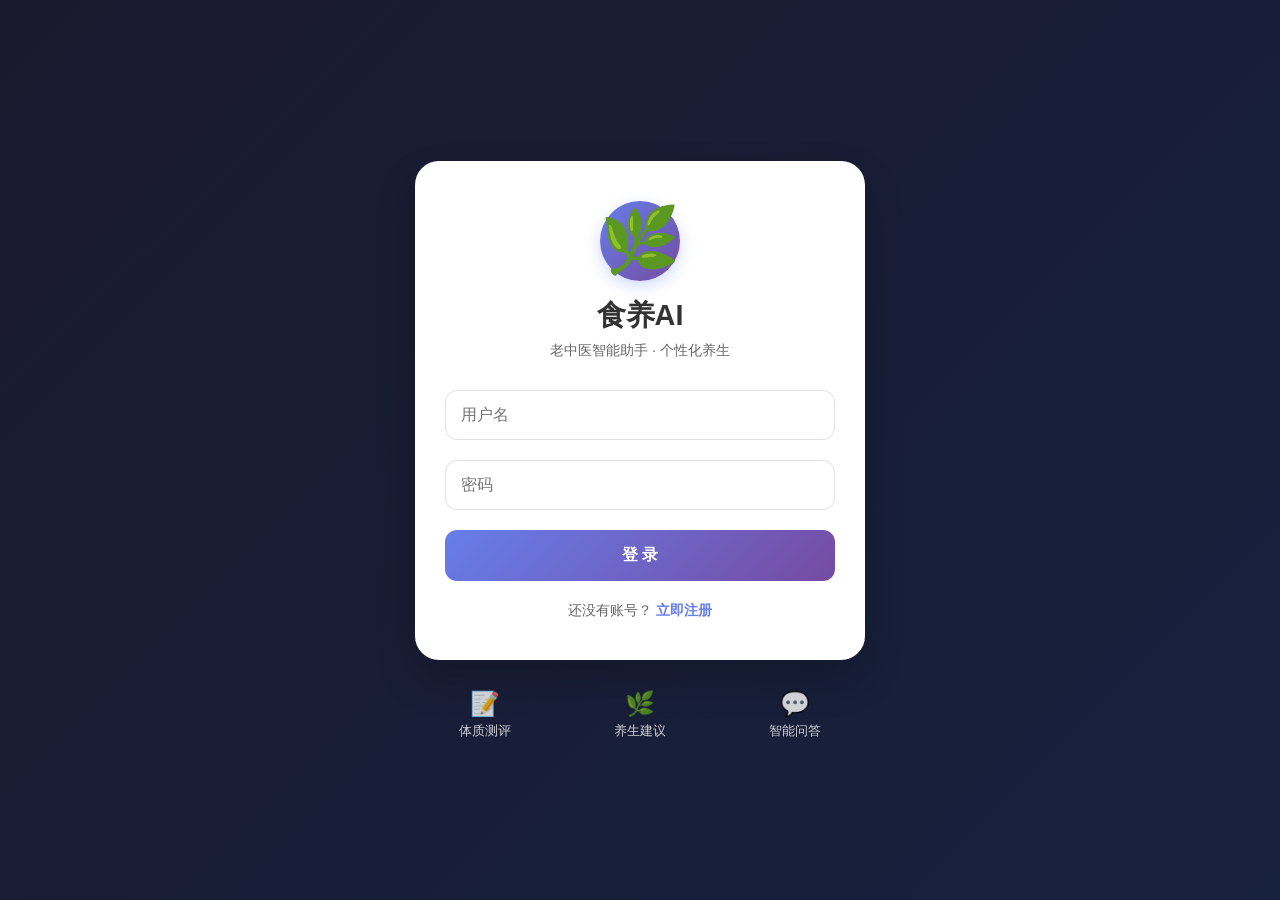
<file: target/classes/static/index.html>
<!DOCTYPE html>
<html lang="zh-CN">
<head>
    <meta charset="UTF-8">
    <meta name="viewport" content="width=device-width, initial-scale=1.0, user-scalable=no">
    <title>食养AI - 登录注册</title>
    <style>
        * {
            margin: 0;
            padding: 0;
            box-sizing: border-box;
        }

        body {
            font-family: -apple-system, BlinkMacSystemFont, 'Segoe UI', Roboto, 'Helvetica Neue', Arial, sans-serif;
            background: linear-gradient(135deg, #1a1a2e 0%, #16213e 100%);
            min-height: 100vh;
            display: flex;
            align-items: center;
            justify-content: center;
            padding: 20px;
        }

        .container {
            width: 100%;
            max-width: 450px;
        }

        .card {
            background: white;
            border-radius: 24px;
            padding: 40px 30px;
            box-shadow: 0 20px 40px rgba(0, 0, 0, 0.2);
            animation: fadeInUp 0.5s ease;
        }

        @keyframes fadeInUp {
            from {
                opacity: 0;
                transform: translateY(30px);
            }
            to {
                opacity: 1;
                transform: translateY(0);
            }
        }

        .logo {
            text-align: center;
            margin-bottom: 30px;
        }

        .logo-icon {
            font-size: 64px;
            background: linear-gradient(135deg, #667eea, #764ba2);
            width: 80px;
            height: 80px;
            border-radius: 50%;
            display: flex;
            align-items: center;
            justify-content: center;
            margin: 0 auto 15px;
            box-shadow: 0 5px 15px rgba(102, 126, 234, 0.3);
        }

        .logo h1 {
            font-size: 1.8rem;
            color: #333;
        }

        .logo p {
            color: #666;
            font-size: 0.9rem;
            margin-top: 5px;
        }

        .form-group {
            margin-bottom: 20px;
        }

        .form-group input {
            width: 100%;
            padding: 15px;
            border: 1px solid #e0e0e0;
            border-radius: 12px;
            font-size: 1rem;
            outline: none;
            transition: all 0.3s;
        }

        .form-group input:focus {
            border-color: #667eea;
            box-shadow: 0 0 0 3px rgba(102, 126, 234, 0.1);
        }

        .btn {
            width: 100%;
            padding: 15px;
            background: linear-gradient(135deg, #667eea, #764ba2);
            color: white;
            border: none;
            border-radius: 12px;
            font-size: 1rem;
            font-weight: bold;
            cursor: pointer;
            transition: transform 0.2s, box-shadow 0.2s;
        }

        .btn:hover {
            transform: translateY(-2px);
            box-shadow: 0 5px 20px rgba(102, 126, 234, 0.4);
        }

        .btn:active {
            transform: translateY(0);
        }

        .switch-text {
            text-align: center;
            margin-top: 20px;
            color: #666;
            font-size: 0.9rem;
        }

        .switch-text span {
            color: #667eea;
            cursor: pointer;
            font-weight: bold;
        }

        .switch-text span:hover {
            text-decoration: underline;
        }

        .message {
            margin-top: 15px;
            padding: 10px;
            border-radius: 10px;
            text-align: center;
            font-size: 0.85rem;
            display: none;
        }

        .message.error {
            background: #fee;
            color: #c33;
            display: block;
        }

        .message.success {
            background: #efe;
            color: #3a6;
            display: block;
        }

        .features {
            margin-top: 30px;
            display: flex;
            justify-content: space-around;
            flex-wrap: wrap;
            gap: 15px;
        }

        .feature {
            text-align: center;
            color: white;
            font-size: 0.8rem;
            opacity: 0.8;
        }

        .feature-icon {
            font-size: 24px;
            margin-bottom: 5px;
        }

        @media (max-width: 480px) {
            .card {
                padding: 30px 20px;
            }

            .logo h1 {
                font-size: 1.5rem;
            }
        }
    </style>
</head>
<body>
<div class="container">
    <div class="card">
        <div class="logo">
            <div class="logo-icon">🌿</div>
            <h1>食养AI</h1>
            <p>老中医智能助手 · 个性化养生</p>
        </div>

        <!-- 登录表单 -->
        <div id="loginForm">
            <div class="form-group">
                <input type="text" id="loginUsername" placeholder="用户名" autocomplete="username">
            </div>
            <div class="form-group">
                <input type="password" id="loginPassword" placeholder="密码" autocomplete="current-password">
            </div>
            <button class="btn" onclick="handleLogin()">登 录</button>
            <div class="switch-text">
                还没有账号？ <span onclick="showRegister()">立即注册</span>
            </div>
        </div>

        <!-- 注册表单（初始隐藏） -->
        <div id="registerForm" style="display: none;">
            <div class="form-group">
                <input type="text" id="regUsername" placeholder="用户名" autocomplete="username">
            </div>
            <div class="form-group">
                <input type="password" id="regPassword" placeholder="密码" autocomplete="new-password">
            </div>
            <div class="form-group">
                <input type="password" id="regConfirmPassword" placeholder="确认密码" autocomplete="new-password">
            </div>
            <button class="btn" onclick="handleRegister()">注 册</button>
            <div class="switch-text">
                已有账号？ <span onclick="showLogin()">返回登录</span>
            </div>
        </div>

        <div id="message" class="message"></div>
    </div>

    <div class="features">
        <div class="feature">
            <div class="feature-icon">📝</div>
            <div>体质测评</div>
        </div>
        <div class="feature">
            <div class="feature-icon">🌿</div>
            <div>养生建议</div>
        </div>
        <div class="feature">
            <div class="feature-icon">💬</div>
            <div>智能问答</div>
        </div>
    </div>
</div>

<script>
    // API 基础地址
    const API_BASE = '';

    function showMessage(msg, type) {
        const msgDiv = document.getElementById('message');
        msgDiv.textContent = msg;
        msgDiv.className = `message ${type}`;
        setTimeout(() => {
            msgDiv.className = 'message';
        }, 3000);
    }

    function showRegister() {
        document.getElementById('loginForm').style.display = 'none';
        document.getElementById('registerForm').style.display = 'block';
        document.getElementById('message').className = 'message';
    }

    function showLogin() {
        document.getElementById('registerForm').style.display = 'none';
        document.getElementById('loginForm').style.display = 'block';
        document.getElementById('message').className = 'message';
    }

    async function handleLogin() {
        const username = document.getElementById('loginUsername').value.trim();
        const password = document.getElementById('loginPassword').value;

        if (!username || !password) {
            showMessage('请填写用户名和密码', 'error');
            return;
        }

        try {
            const response = await fetch(`${API_BASE}/api/auth/login`, {
                method: 'POST',
                headers: { 'Content-Type': 'application/json' },
                body: JSON.stringify({ username, password })
            });
            const data = await response.json();

            if (data.success) {
                // 保存用户信息到 localStorage
                localStorage.setItem('currentUser', JSON.stringify({
                    userId: data.userId,
                    username: data.username,
                    constitution: data.constitution || null
                }));
                showMessage('登录成功，正在跳转...', 'success');
                setTimeout(() => {
                    window.location.href = 'chat.html';
                }, 1000);
            } else {
                showMessage(data.message || '登录失败', 'error');
            }
        } catch (error) {
            console.error('登录错误:', error);
            showMessage('网络错误，请稍后再试', 'error');
        }
    }

    async function handleRegister() {
        const username = document.getElementById('regUsername').value.trim();
        const password = document.getElementById('regPassword').value;
        const confirmPassword = document.getElementById('regConfirmPassword').value;

        if (!username || !password) {
            showMessage('请填写用户名和密码', 'error');
            return;
        }

        if (password !== confirmPassword) {
            showMessage('两次输入的密码不一致', 'error');
            return;
        }

        if (password.length < 6) {
            showMessage('密码长度至少6位', 'error');
            return;
        }

        try {
            const response = await fetch(`${API_BASE}/api/auth/register`, {
                method: 'POST',
                headers: { 'Content-Type': 'application/json' },
                body: JSON.stringify({ username, password })
            });
            const data = await response.json();

            if (data.success) {
                showMessage('注册成功！请登录', 'success');
                setTimeout(() => {
                    showLogin();
                    document.getElementById('loginUsername').value = username;
                    document.getElementById('loginPassword').value = '';
                }, 1500);
            } else {
                showMessage(data.message || '注册失败', 'error');
            }
        } catch (error) {
            console.error('注册错误:', error);
            showMessage('网络错误，请稍后再试', 'error');
        }
    }

    // 检查是否已登录，如果已登录直接跳转
    const savedUser = localStorage.getItem('currentUser');
    if (savedUser) {
        try {
            const user = JSON.parse(savedUser);
            if (user.userId && user.username) {
                window.location.href = 'chat.html';
            }
        } catch(e) {}
    }
</script>
</body>
</html>
</file>
